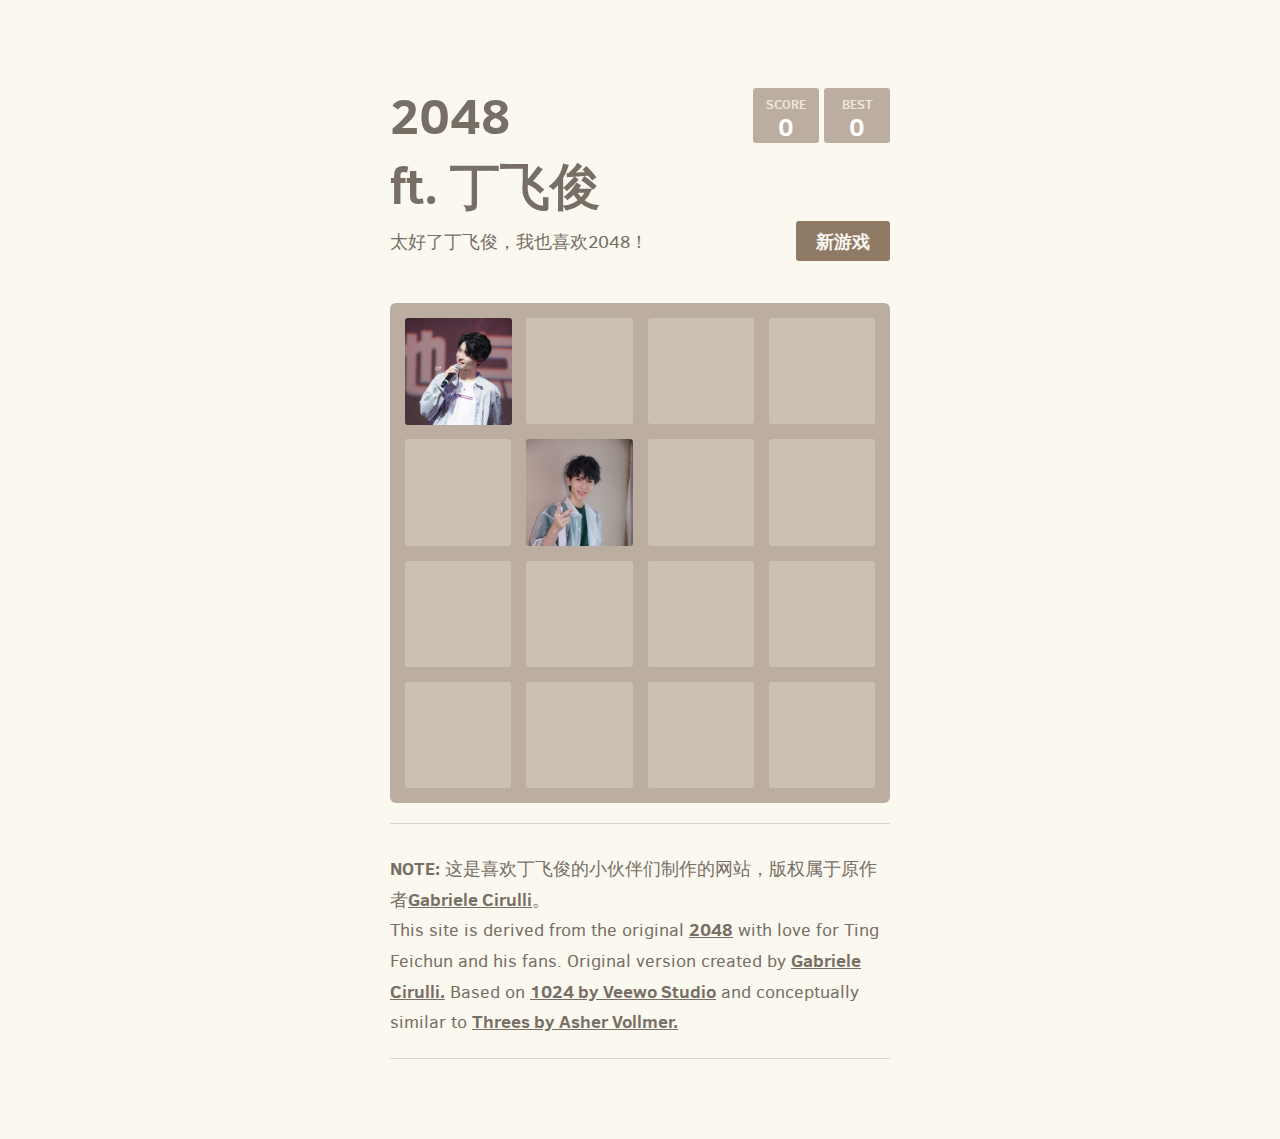
<file: index.html>
<!DOCTYPE html>
<html>
<head>
  <meta charset="utf-8">
  <title>2048</title>

  <link href="style/main.css" rel="stylesheet" type="text/css">
  <link rel="shortcut icon" href="favicon.ico">
  <link rel="apple-touch-icon" href="meta/apple-touch-icon.png">
  <link rel="apple-touch-startup-image" href="meta/apple-touch-startup-image-640x1096.png" media="(device-width: 320px) and (device-height: 568px) and (-webkit-device-pixel-ratio: 2)"> <!-- iPhone 5+ -->
  <link rel="apple-touch-startup-image" href="meta/apple-touch-startup-image-640x920.png"  media="(device-width: 320px) and (device-height: 480px) and (-webkit-device-pixel-ratio: 2)"> <!-- iPhone, retina -->
  <meta name="apple-mobile-web-app-capable" content="yes">
  <meta name="apple-mobile-web-app-status-bar-style" content="black">

  <meta name="HandheldFriendly" content="True">
  <meta name="MobileOptimized" content="320">
  <meta name="viewport" content="width=device-width, target-densitydpi=160dpi, initial-scale=1.0, maximum-scale=1, user-scalable=no, minimal-ui">
</head>
<body>
  <div class="container">
    <div class="heading">
      <h1 class="title" style = "font-size: 50px;">2048<br/>ft. 丁飞俊</h1>
      <div class="scores-container">
        <div class="score-container">0</div>
        <div class="best-container">0</div>
      </div>
    </div>

    <div class="above-game">
      <p class="game-intro">太好了丁飞俊，我也喜欢2048！</p>
      <a class="restart-button">新游戏</a>
    </div>

    <div class="game-container">
      <div class="game-message">
        <p></p>
        <div class="lower">
	        <a class="keep-playing-button">Keep going</a>
          <a class="retry-button">Try again</a>
        </div>
      </div>

      <div class="grid-container">
        <div class="grid-row">
          <div class="grid-cell"></div>
          <div class="grid-cell"></div>
          <div class="grid-cell"></div>
          <div class="grid-cell"></div>
        </div>
        <div class="grid-row">
          <div class="grid-cell"></div>
          <div class="grid-cell"></div>
          <div class="grid-cell"></div>
          <div class="grid-cell"></div>
        </div>
        <div class="grid-row">
          <div class="grid-cell"></div>
          <div class="grid-cell"></div>
          <div class="grid-cell"></div>
          <div class="grid-cell"></div>
        </div>
        <div class="grid-row">
          <div class="grid-cell"></div>
          <div class="grid-cell"></div>
          <div class="grid-cell"></div>
          <div class="grid-cell"></div>
        </div>
      </div>

      <div class="tile-container">

      </div>
    </div>

    
    <hr>
    <p>
    <strong class="important">Note:</strong> 这是喜欢丁飞俊的小伙伴们制作的网站，版权属于原作者<a href="http://gabrielecirulli.com" target="_blank">Gabriele Cirulli</a>。<br/>This site is derived from the original <a href ="http://git.io/2048">2048</a> with love for Ting Feichun and his fans. Original version created by <a href="http://gabrielecirulli.com" target="_blank">Gabriele Cirulli.</a> Based on <a href="https://itunes.apple.com/us/app/1024!/id823499224" target="_blank">1024 by Veewo Studio</a> and conceptually similar to <a href="http://asherv.com/threes/" target="_blank">Threes by Asher Vollmer.</a>
    </p>
    <hr>
   
  </div>

  <script src="js/bind_polyfill.js"></script>
  <script src="js/classlist_polyfill.js"></script>
  <script src="js/animframe_polyfill.js"></script>
  <script src="js/keyboard_input_manager.js"></script>
  <script src="js/html_actuator.js"></script>
  <script src="js/grid.js"></script>
  <script src="js/tile.js"></script>
  <script src="js/local_storage_manager.js"></script>
  <script src="js/game_manager.js"></script>
  <script src="js/application.js"></script>
</body>
</html>
</file>
<file: style/main.css>
@import url(fonts/clear-sans.css);
html, body {
  margin: 0;
  padding: 0;
  background: #faf8ef;
  color: #776e65;
  font-family: "Clear Sans", "Helvetica Neue", Arial, sans-serif;
  font-size: 18px; }

body {
  margin: 80px 0; }

.heading:after {
  content: "";
  display: block;
  clear: both; }

h1.title {
  font-size: 80px;
  font-weight: bold;
  margin: 0;
  display: block;
  float: left; }

@-webkit-keyframes move-up {
  0% {
    top: 25px;
    opacity: 1; }

  100% {
    top: -50px;
    opacity: 0; } }
@-moz-keyframes move-up {
  0% {
    top: 25px;
    opacity: 1; }

  100% {
    top: -50px;
    opacity: 0; } }
@keyframes move-up {
  0% {
    top: 25px;
    opacity: 1; }

  100% {
    top: -50px;
    opacity: 0; } }
.scores-container {
  float: right;
  text-align: right; }

.score-container, .best-container {
  position: relative;
  display: inline-block;
  background: #bbada0;
  padding: 15px 25px;
  font-size: 25px;
  height: 25px;
  line-height: 47px;
  font-weight: bold;
  border-radius: 3px;
  color: white;
  margin-top: 8px;
  text-align: center; }
  .score-container:after, .best-container:after {
    position: absolute;
    width: 100%;
    top: 10px;
    left: 0;
    text-transform: uppercase;
    font-size: 13px;
    line-height: 13px;
    text-align: center;
    color: #eee4da; }
  .score-container .score-addition, .best-container .score-addition {
    position: absolute;
    right: 30px;
    color: red;
    font-size: 25px;
    line-height: 25px;
    font-weight: bold;
    color: rgba(119, 110, 101, 0.9);
    z-index: 100;
    -webkit-animation: move-up 600ms ease-in;
    -moz-animation: move-up 600ms ease-in;
    animation: move-up 600ms ease-in;
    -webkit-animation-fill-mode: both;
    -moz-animation-fill-mode: both;
    animation-fill-mode: both; }

.score-container:after {
  content: "Score"; }

.best-container:after {
  content: "Best"; }

p {
  margin-top: 0;
  margin-bottom: 10px;
  line-height: 1.65; }

a {
  color: #776e65;
  font-weight: bold;
  text-decoration: underline;
  cursor: pointer; }

strong.important {
  text-transform: uppercase; }

hr {
  border: none;
  border-bottom: 1px solid #d8d4d0;
  margin-top: 20px;
  margin-bottom: 30px; }

.container {
  width: 500px;
  margin: 0 auto; }

@-webkit-keyframes fade-in {
  0% {
    opacity: 0; }

  100% {
    opacity: 1; } }
@-moz-keyframes fade-in {
  0% {
    opacity: 0; }

  100% {
    opacity: 1; } }
@keyframes fade-in {
  0% {
    opacity: 0; }

  100% {
    opacity: 1; } }
.game-container {
  margin-top: 40px;
  position: relative;
  padding: 15px;
  cursor: default;
  -webkit-touch-callout: none;
  -ms-touch-callout: none;
  -webkit-user-select: none;
  -moz-user-select: none;
  -ms-user-select: none;
  -ms-touch-action: none;
  touch-action: none;
  background: #bbada0;
  border-radius: 6px;
  width: 500px;
  height: 500px;
  -webkit-box-sizing: border-box;
  -moz-box-sizing: border-box;
  box-sizing: border-box; }
  .game-container .game-message {
    display: none;
    position: absolute;
    top: 0;
    right: 0;
    bottom: 0;
    left: 0;
    background: rgba(238, 228, 218, 0.5);
    z-index: 100;
    text-align: center;
    -webkit-animation: fade-in 800ms ease 1200ms;
    -moz-animation: fade-in 800ms ease 1200ms;
    animation: fade-in 800ms ease 1200ms;
    -webkit-animation-fill-mode: both;
    -moz-animation-fill-mode: both;
    animation-fill-mode: both; }
    .game-container .game-message p {
      font-size: 60px;
      font-weight: bold;
      height: 60px;
      line-height: 60px;
      margin-top: 222px; }
    .game-container .game-message .lower {
      display: block;
      margin-top: 59px; }
    .game-container .game-message a {
      display: inline-block;
      background: #8f7a66;
      border-radius: 3px;
      padding: 0 20px;
      text-decoration: none;
      color: #f9f6f2;
      height: 40px;
      line-height: 42px;
      margin-left: 9px; }
      .game-container .game-message a.keep-playing-button {
        display: none; }
    .game-container .game-message.game-won {
      background: rgba(237, 194, 46, 0.5);
      color: #f9f6f2; }
      .game-container .game-message.game-won a.keep-playing-button {
        display: inline-block; }
    .game-container .game-message.game-won, .game-container .game-message.game-over {
      display: block; }

.grid-container {
  position: absolute;
  z-index: 1; }

.grid-row {
  margin-bottom: 15px; }
  .grid-row:last-child {
    margin-bottom: 0; }
  .grid-row:after {
    content: "";
    display: block;
    clear: both; }

.grid-cell {
  width: 106.25px;
  height: 106.25px;
  margin-right: 15px;
  float: left;
  border-radius: 3px;
  background: rgba(238, 228, 218, 0.35); }
  .grid-cell:last-child {
    margin-right: 0; }

.tile-container {
  position: absolute;
  z-index: 2; }

.tile, .tile .tile-inner {
  width: 107px;
  height: 107px;
  line-height: 107px; }
.tile.tile-position-1-1 {
  -webkit-transform: translate(0px, 0px);
  -moz-transform: translate(0px, 0px);
  -ms-transform: translate(0px, 0px);
  transform: translate(0px, 0px); }
.tile.tile-position-1-2 {
  -webkit-transform: translate(0px, 121px);
  -moz-transform: translate(0px, 121px);
  -ms-transform: translate(0px, 121px);
  transform: translate(0px, 121px); }
.tile.tile-position-1-3 {
  -webkit-transform: translate(0px, 242px);
  -moz-transform: translate(0px, 242px);
  -ms-transform: translate(0px, 242px);
  transform: translate(0px, 242px); }
.tile.tile-position-1-4 {
  -webkit-transform: translate(0px, 363px);
  -moz-transform: translate(0px, 363px);
  -ms-transform: translate(0px, 363px);
  transform: translate(0px, 363px); }
.tile.tile-position-2-1 {
  -webkit-transform: translate(121px, 0px);
  -moz-transform: translate(121px, 0px);
  -ms-transform: translate(121px, 0px);
  transform: translate(121px, 0px); }
.tile.tile-position-2-2 {
  -webkit-transform: translate(121px, 121px);
  -moz-transform: translate(121px, 121px);
  -ms-transform: translate(121px, 121px);
  transform: translate(121px, 121px); }
.tile.tile-position-2-3 {
  -webkit-transform: translate(121px, 242px);
  -moz-transform: translate(121px, 242px);
  -ms-transform: translate(121px, 242px);
  transform: translate(121px, 242px); }
.tile.tile-position-2-4 {
  -webkit-transform: translate(121px, 363px);
  -moz-transform: translate(121px, 363px);
  -ms-transform: translate(121px, 363px);
  transform: translate(121px, 363px); }
.tile.tile-position-3-1 {
  -webkit-transform: translate(242px, 0px);
  -moz-transform: translate(242px, 0px);
  -ms-transform: translate(242px, 0px);
  transform: translate(242px, 0px); }
.tile.tile-position-3-2 {
  -webkit-transform: translate(242px, 121px);
  -moz-transform: translate(242px, 121px);
  -ms-transform: translate(242px, 121px);
  transform: translate(242px, 121px); }
.tile.tile-position-3-3 {
  -webkit-transform: translate(242px, 242px);
  -moz-transform: translate(242px, 242px);
  -ms-transform: translate(242px, 242px);
  transform: translate(242px, 242px); }
.tile.tile-position-3-4 {
  -webkit-transform: translate(242px, 363px);
  -moz-transform: translate(242px, 363px);
  -ms-transform: translate(242px, 363px);
  transform: translate(242px, 363px); }
.tile.tile-position-4-1 {
  -webkit-transform: translate(363px, 0px);
  -moz-transform: translate(363px, 0px);
  -ms-transform: translate(363px, 0px);
  transform: translate(363px, 0px); }
.tile.tile-position-4-2 {
  -webkit-transform: translate(363px, 121px);
  -moz-transform: translate(363px, 121px);
  -ms-transform: translate(363px, 121px);
  transform: translate(363px, 121px); }
.tile.tile-position-4-3 {
  -webkit-transform: translate(363px, 242px);
  -moz-transform: translate(363px, 242px);
  -ms-transform: translate(363px, 242px);
  transform: translate(363px, 242px); }
.tile.tile-position-4-4 {
  -webkit-transform: translate(363px, 363px);
  -moz-transform: translate(363px, 363px);
  -ms-transform: translate(363px, 363px);
  transform: translate(363px, 363px); }

.tile {
  position: absolute;
  -webkit-transition: 100ms ease-in-out;
  -moz-transition: 100ms ease-in-out;
  transition: 100ms ease-in-out;
  -webkit-transition-property: -webkit-transform;
  -moz-transition-property: -moz-transform;
  transition-property: transform; }
  .tile .tile-inner {
    border-radius: 3px;
    background: #eee4da;
    text-align: center;
    font-weight: bold;
    z-index: 10;
    font-size: 55px; }
  .tile.tile-2 .tile-inner {
    background: url("../img/1.jpeg");
    background-size: 100%;
    color: transparent;
    /*background: #eee4da;*/
    box-shadow: 0 0 30px 10px rgba(243, 215, 116, 0), inset 0 0 0 1px rgba(255, 255, 255, 0); }
  .tile.tile-4 .tile-inner {
    background: url("../img/2.jpeg");
    background-size: 100%;
    color: transparent;
    /*background: #eee4da;*/
    box-shadow: 0 0 30px 10px rgba(243, 215, 116, 0), inset 0 0 0 1px rgba(255, 255, 255, 0); }
  .tile.tile-8 .tile-inner {
    /*
    color: #f9f6f2;
    background: #f2b179;*/
    background: url("../img/3.jpeg");
    background-size: 100%;
    color: transparent;
    /*background: #eee4da;*/ }
  .tile.tile-16 .tile-inner {
    /*
    color: #f9f6f2;
    background: #f59563;*/
    background: url("../img/4.jpeg");
    background-size: 100%;
    color: transparent;
    /*background: #eee4da;*/ }
  .tile.tile-32 .tile-inner {
     background: url("../img/5.jpeg");
    background-size: 100%;
    color: transparent;
    /*
    color: #f9f6f2;
    background: #f67c5f; */}
  .tile.tile-64 .tile-inner {
     background: url("../img/6.jpeg");
    background-size: 100%;
    color: transparent;
    /*
    color: #f9f6f2;
    background: #f65e3b;*/ }
  .tile.tile-128 .tile-inner {
    /*
    color: #f9f6f2;
    background: #edcf72;*/
     background: url("../img/7.jpeg");
    background-size: 100%;
    color: transparent;
    box-shadow: 0 0 30px 10px rgba(243, 215, 116, 0.2381), inset 0 0 0 1px rgba(255, 255, 255, 0.14286);
    font-size: 45px; }
    @media screen and (max-width: 520px) {
      .tile.tile-128 .tile-inner {
        font-size: 25px; } }
  .tile.tile-256 .tile-inner {
    /*
    color: #f9f6f2;
    background: #edcc61;*/
     background: url("../img/8.jpeg");
    background-size: 100%;
    color: transparent;
    box-shadow: 0 0 30px 10px rgba(243, 215, 116, 0.31746), inset 0 0 0 1px rgba(255, 255, 255, 0.19048);
    font-size: 45px; }
    @media screen and (max-width: 520px) {
      .tile.tile-256 .tile-inner {
        font-size: 25px; } }
  .tile.tile-512 .tile-inner {
    /*
    color: #f9f6f2;
    background: #edc850;*/
     background: url("../img/9.jpeg");
    background-size: 100%;
    color: transparent;
    box-shadow: 0 0 30px 10px rgba(243, 215, 116, 0.39683), inset 0 0 0 1px rgba(255, 255, 255, 0.2381);
    font-size: 45px; }
    @media screen and (max-width: 520px) {
      .tile.tile-512 .tile-inner {
        font-size: 25px; } }
  .tile.tile-1024 .tile-inner {
    /*
    color: #f9f6f2;
    background: #edc53f;*/
     background: url("../img/10.jpeg");
    background-size: 100%;
    color: transparent;
    box-shadow: 0 0 30px 10px rgba(243, 215, 116, 0.47619), inset 0 0 0 1px rgba(255, 255, 255, 0.28571);
    font-size: 35px; }
    @media screen and (max-width: 520px) {
      .tile.tile-1024 .tile-inner {
        font-size: 15px; } }
  .tile.tile-2048 .tile-inner {
    /*
    color: #f9f6f2;
    background: #edc22e;*/
     background: url("../img/11.jpeg");
    background-size: 100%;
    color: transparent;
    box-shadow: 0 0 30px 10px rgba(243, 215, 116, 0.55556), inset 0 0 0 1px rgba(255, 255, 255, 0.33333);
    font-size: 35px; }
    @media screen and (max-width: 520px) {
      .tile.tile-2048 .tile-inner {
        font-size: 15px; } }
  .tile.tile-4096 .tile-inner {
    /*
    color: #f9f6f2;
    background: #edc22e;*/
     background: url("../img/12.jpeg");
    background-size: 60%;
    color: transparent;
    box-shadow: 0 0 30px 10px rgba(243, 215, 116, 0.55556), inset 0 0 0 1px rgba(255, 255, 255, 0.33333);
    font-size: 35px; }
    @media screen and (max-width: 520px) {
      .tile.tile-4096 .tile-inner {
        font-size: 15px; } }

     .tile.tile-8192 .tile-inner {
    /*
    color: #f9f6f2;
    background: #edc22e;*/
     background: url("../img/13.jpeg");
    background-size: 100%;
    color: transparent;
    box-shadow: 0 0 30px 10px rgba(243, 215, 116, 0.55556), inset 0 0 0 1px rgba(255, 255, 255, 0.33333);
    font-size: 35px; }
    @media screen and (max-width: 520px) {
      .tile.tile-8192 .tile-inner {
        font-size: 15px; } }

  .tile.tile-super .tile-inner {
    color: #f9f6f2;
    background: #3c3a32;
    color: transparent;
    font-size: 30px; }
    @media screen and (max-width: 520px) {
      .tile.tile-super .tile-inner {
        font-size: 10px; } }

@-webkit-keyframes appear {
  0% {
    opacity: 0;
    -webkit-transform: scale(0);
    -moz-transform: scale(0);
    -ms-transform: scale(0);
    transform: scale(0); }

  100% {
    opacity: 1;
    -webkit-transform: scale(1);
    -moz-transform: scale(1);
    -ms-transform: scale(1);
    transform: scale(1); } }
@-moz-keyframes appear {
  0% {
    opacity: 0;
    -webkit-transform: scale(0);
    -moz-transform: scale(0);
    -ms-transform: scale(0);
    transform: scale(0); }

  100% {
    opacity: 1;
    -webkit-transform: scale(1);
    -moz-transform: scale(1);
    -ms-transform: scale(1);
    transform: scale(1); } }
@keyframes appear {
  0% {
    opacity: 0;
    -webkit-transform: scale(0);
    -moz-transform: scale(0);
    -ms-transform: scale(0);
    transform: scale(0); }

  100% {
    opacity: 1;
    -webkit-transform: scale(1);
    -moz-transform: scale(1);
    -ms-transform: scale(1);
    transform: scale(1); } }
.tile-new .tile-inner {
  -webkit-animation: appear 200ms ease 100ms;
  -moz-animation: appear 200ms ease 100ms;
  animation: appear 200ms ease 100ms;
  -webkit-animation-fill-mode: backwards;
  -moz-animation-fill-mode: backwards;
  animation-fill-mode: backwards; }

@-webkit-keyframes pop {
  0% {
    -webkit-transform: scale(0);
    -moz-transform: scale(0);
    -ms-transform: scale(0);
    transform: scale(0); }

  50% {
    -webkit-transform: scale(1.2);
    -moz-transform: scale(1.2);
    -ms-transform: scale(1.2);
    transform: scale(1.2); }

  100% {
    -webkit-transform: scale(1);
    -moz-transform: scale(1);
    -ms-transform: scale(1);
    transform: scale(1); } }
@-moz-keyframes pop {
  0% {
    -webkit-transform: scale(0);
    -moz-transform: scale(0);
    -ms-transform: scale(0);
    transform: scale(0); }

  50% {
    -webkit-transform: scale(1.2);
    -moz-transform: scale(1.2);
    -ms-transform: scale(1.2);
    transform: scale(1.2); }

  100% {
    -webkit-transform: scale(1);
    -moz-transform: scale(1);
    -ms-transform: scale(1);
    transform: scale(1); } }
@keyframes pop {
  0% {
    -webkit-transform: scale(0);
    -moz-transform: scale(0);
    -ms-transform: scale(0);
    transform: scale(0); }

  50% {
    -webkit-transform: scale(1.2);
    -moz-transform: scale(1.2);
    -ms-transform: scale(1.2);
    transform: scale(1.2); }

  100% {
    -webkit-transform: scale(1);
    -moz-transform: scale(1);
    -ms-transform: scale(1);
    transform: scale(1); } }
.tile-merged .tile-inner {
  z-index: 20;
  -webkit-animation: pop 200ms ease 100ms;
  -moz-animation: pop 200ms ease 100ms;
  animation: pop 200ms ease 100ms;
  -webkit-animation-fill-mode: backwards;
  -moz-animation-fill-mode: backwards;
  animation-fill-mode: backwards; }

.above-game:after {
  content: "";
  display: block;
  clear: both; }

.game-intro {
  float: left;
  line-height: 42px;
  margin-bottom: 0; }

.restart-button {
  display: inline-block;
  background: #8f7a66;
  border-radius: 3px;
  padding: 0 20px;
  text-decoration: none;
  color: #f9f6f2;
  height: 40px;
  line-height: 42px;
  display: block;
  text-align: center;
  float: right; }

.game-explanation {
  margin-top: 50px; }

@media screen and (max-width: 520px) {
  html, body {
    font-size: 15px; }

  body {
    margin: 20px 0;
    padding: 0 20px; }

  h1.title {
    font-size: 27px;
    margin-top: 15px; }

  .container {
    width: 280px;
    margin: 0 auto; }

  .score-container, .best-container {
    margin-top: 0;
    padding: 15px 10px;
    min-width: 40px; }

  .heading {
    margin-bottom: 10px; }

  .game-intro {
    width: 55%;
    display: block;
    box-sizing: border-box;
    line-height: 1.65; }

  .restart-button {
    width: 42%;
    padding: 0;
    display: block;
    box-sizing: border-box;
    margin-top: 2px; }

  .game-container {
    margin-top: 17px;
    position: relative;
    padding: 10px;
    cursor: default;
    -webkit-touch-callout: none;
    -ms-touch-callout: none;
    -webkit-user-select: none;
    -moz-user-select: none;
    -ms-user-select: none;
    -ms-touch-action: none;
    touch-action: none;
    background: #bbada0;
    border-radius: 6px;
    width: 280px;
    height: 280px;
    -webkit-box-sizing: border-box;
    -moz-box-sizing: border-box;
    box-sizing: border-box; }
    .game-container .game-message {
      display: none;
      position: absolute;
      top: 0;
      right: 0;
      bottom: 0;
      left: 0;
      background: rgba(238, 228, 218, 0.5);
      z-index: 100;
      text-align: center;
      -webkit-animation: fade-in 800ms ease 1200ms;
      -moz-animation: fade-in 800ms ease 1200ms;
      animation: fade-in 800ms ease 1200ms;
      -webkit-animation-fill-mode: both;
      -moz-animation-fill-mode: both;
      animation-fill-mode: both; }
      .game-container .game-message p {
        font-size: 60px;
        font-weight: bold;
        height: 60px;
        line-height: 60px;
        margin-top: 222px; }
      .game-container .game-message .lower {
        display: block;
        margin-top: 59px; }
      .game-container .game-message a {
        display: inline-block;
        background: #8f7a66;
        border-radius: 3px;
        padding: 0 20px;
        text-decoration: none;
        color: #f9f6f2;
        height: 40px;
        line-height: 42px;
        margin-left: 9px; }
        .game-container .game-message a.keep-playing-button {
          display: none; }
      .game-container .game-message.game-won {
        background: rgba(237, 194, 46, 0.5);
        color: #f9f6f2; }
        .game-container .game-message.game-won a.keep-playing-button {
          display: inline-block; }
      .game-container .game-message.game-won, .game-container .game-message.game-over {
        display: block; }

  .grid-container {
    position: absolute;
    z-index: 1; }

  .grid-row {
    margin-bottom: 10px; }
    .grid-row:last-child {
      margin-bottom: 0; }
    .grid-row:after {
      content: "";
      display: block;
      clear: both; }

  .grid-cell {
    width: 57.5px;
    height: 57.5px;
    margin-right: 10px;
    float: left;
    border-radius: 3px;
    background: rgba(238, 228, 218, 0.35); }
    .grid-cell:last-child {
      margin-right: 0; }

  .tile-container {
    position: absolute;
    z-index: 2; }

  .tile, .tile .tile-inner {
    width: 58px;
    height: 58px;
    line-height: 58px; }
  .tile.tile-position-1-1 {
    -webkit-transform: translate(0px, 0px);
    -moz-transform: translate(0px, 0px);
    -ms-transform: translate(0px, 0px);
    transform: translate(0px, 0px); }
  .tile.tile-position-1-2 {
    -webkit-transform: translate(0px, 67px);
    -moz-transform: translate(0px, 67px);
    -ms-transform: translate(0px, 67px);
    transform: translate(0px, 67px); }
  .tile.tile-position-1-3 {
    -webkit-transform: translate(0px, 135px);
    -moz-transform: translate(0px, 135px);
    -ms-transform: translate(0px, 135px);
    transform: translate(0px, 135px); }
  .tile.tile-position-1-4 {
    -webkit-transform: translate(0px, 202px);
    -moz-transform: translate(0px, 202px);
    -ms-transform: translate(0px, 202px);
    transform: translate(0px, 202px); }
  .tile.tile-position-2-1 {
    -webkit-transform: translate(67px, 0px);
    -moz-transform: translate(67px, 0px);
    -ms-transform: translate(67px, 0px);
    transform: translate(67px, 0px); }
  .tile.tile-position-2-2 {
    -webkit-transform: translate(67px, 67px);
    -moz-transform: translate(67px, 67px);
    -ms-transform: translate(67px, 67px);
    transform: translate(67px, 67px); }
  .tile.tile-position-2-3 {
    -webkit-transform: translate(67px, 135px);
    -moz-transform: translate(67px, 135px);
    -ms-transform: translate(67px, 135px);
    transform: translate(67px, 135px); }
  .tile.tile-position-2-4 {
    -webkit-transform: translate(67px, 202px);
    -moz-transform: translate(67px, 202px);
    -ms-transform: translate(67px, 202px);
    transform: translate(67px, 202px); }
  .tile.tile-position-3-1 {
    -webkit-transform: translate(135px, 0px);
    -moz-transform: translate(135px, 0px);
    -ms-transform: translate(135px, 0px);
    transform: translate(135px, 0px); }
  .tile.tile-position-3-2 {
    -webkit-transform: translate(135px, 67px);
    -moz-transform: translate(135px, 67px);
    -ms-transform: translate(135px, 67px);
    transform: translate(135px, 67px); }
  .tile.tile-position-3-3 {
    -webkit-transform: translate(135px, 135px);
    -moz-transform: translate(135px, 135px);
    -ms-transform: translate(135px, 135px);
    transform: translate(135px, 135px); }
  .tile.tile-position-3-4 {
    -webkit-transform: translate(135px, 202px);
    -moz-transform: translate(135px, 202px);
    -ms-transform: translate(135px, 202px);
    transform: translate(135px, 202px); }
  .tile.tile-position-4-1 {
    -webkit-transform: translate(202px, 0px);
    -moz-transform: translate(202px, 0px);
    -ms-transform: translate(202px, 0px);
    transform: translate(202px, 0px); }
  .tile.tile-position-4-2 {
    -webkit-transform: translate(202px, 67px);
    -moz-transform: translate(202px, 67px);
    -ms-transform: translate(202px, 67px);
    transform: translate(202px, 67px); }
  .tile.tile-position-4-3 {
    -webkit-transform: translate(202px, 135px);
    -moz-transform: translate(202px, 135px);
    -ms-transform: translate(202px, 135px);
    transform: translate(202px, 135px); }
  .tile.tile-position-4-4 {
    -webkit-transform: translate(202px, 202px);
    -moz-transform: translate(202px, 202px);
    -ms-transform: translate(202px, 202px);
    transform: translate(202px, 202px); }

  .tile .tile-inner {
    font-size: 35px; }

  .game-message p {
    font-size: 30px !important;
    height: 30px !important;
    line-height: 30px !important;
    margin-top: 90px !important; }
  .game-message .lower {
    margin-top: 30px !important; } }
</file>
